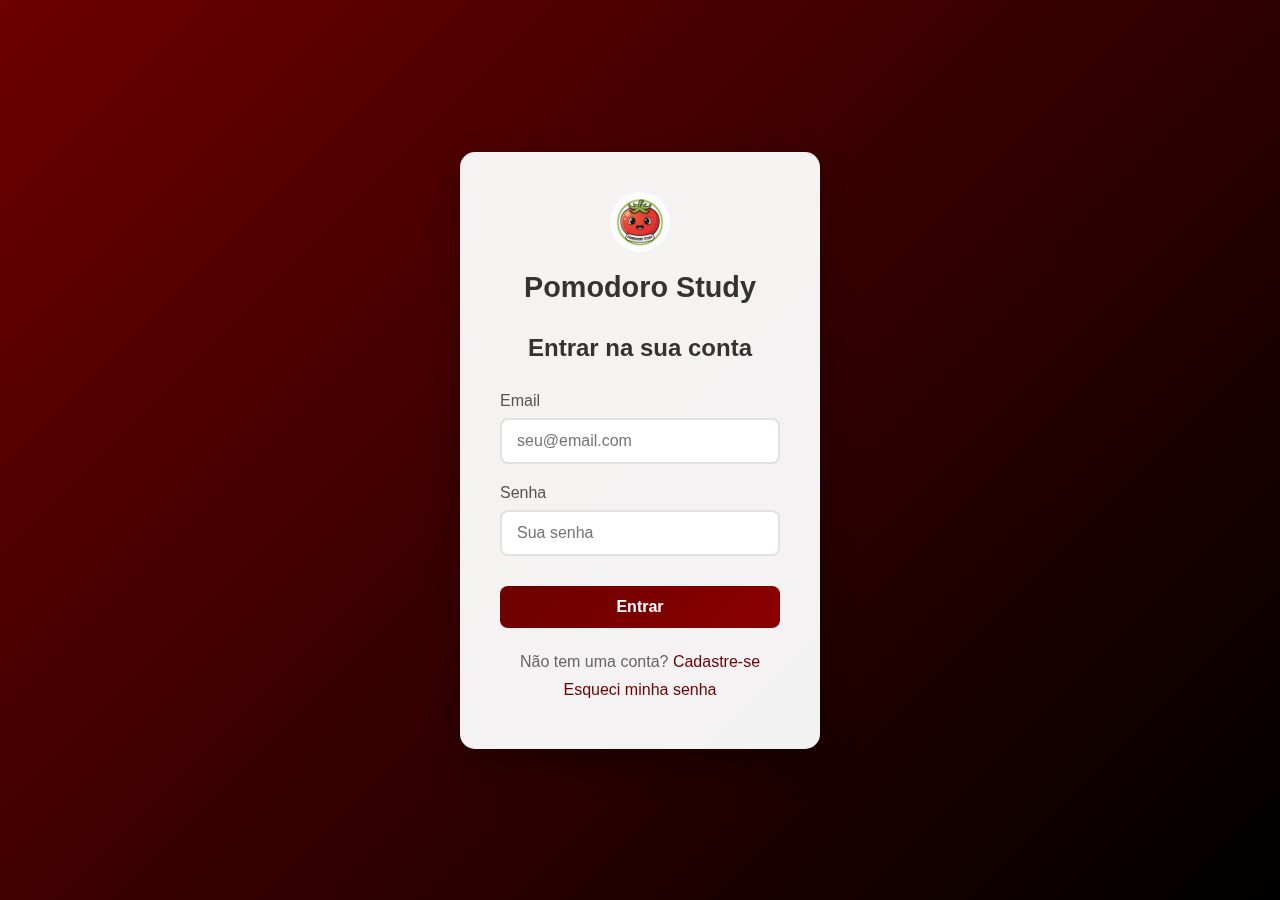
<file: index.html>
<!DOCTYPE html>
<html lang="pt-BR">
<head>
    <meta charset="UTF-8">
    <meta name="viewport" content="width=device-width, initial-scale=1.0">
    <title>Pomodoro Study - Home</title>
    <link rel="icon" href="assets/logo.png" type="image/png">
    <link rel="stylesheet" href="css/style.css">
    <link rel="stylesheet" href="css/home.css">
</head>
<body>
    <!-- Sidebar -->
    <div class="barra-lateral">
        <div class="topo-barra-lateral">
            <div class="icone-barra-lateral ativo" id="botao-home">
                <svg viewBox="0 0 24 24">
                    <path d="M10 20v-6h4v6h5v-8h3L12 3 2 12h3v8z"/>
                </svg>
            </div>
            <div class="icone-barra-lateral" id="botao-anotacoes">
                <svg viewBox="0 0 24 24">
                    <path d="M14,2H6A2,2 0 0,0 4,4V20A2,2 0 0,0 6,22H18A2,2 0 0,0 20,20V8L14,2M18,20H6V4H13V9H18V20Z"/>
                </svg>
            </div>
            <div class="icone-barra-lateral" id="botao-cronometro">
                <svg viewBox="0 0 24 24">
                    <path d="M12,2A10,10 0 0,0 2,12A10,10 0 0,0 12,22A10,10 0 0,0 22,12A10,10 0 0,0 12,2M16.2,16.2L11,13V7H12.5V12.2L17,14.7L16.2,16.2Z"/>
                </svg>
            </div>
        </div>
        <div class="base-barra-lateral">
            <div class="icone-barra-lateral" id="botao-conta">
                <svg viewBox="0 0 24 24">
                    <path d="M12,4A4,4 0 0,1 16,8A4,4 0 0,1 12,12A4,4 0 0,1 8,8A4,4 0 0,1 12,4M12,14C16.42,14 20,15.79 20,18V20H4V18C4,15.79 7.58,14 12,14Z"/>
                </svg>
            </div>
        </div>
    </div>

    <!-- Resto do código permanece IGUAL -->
    <!-- ... -->

    <!-- Conteúdo Principal -->
    <div class="conteudo-principal">
        <div class="cabecalho">
    <div class="container-logo">
        <img src="assets/logo.png" alt="Pomodoro Study Logo" class="logo">
        <h1>Pomodoro Study</h1>
    </div>
    <div class="container-direita">
        <!-- O nome do usuário será inserido aqui pelo JavaScript -->
        <button class="alternador-tema" id="alternador-tema">🌙</button>
    </div>
</div>

        <!-- Conteúdo da Home -->
        <div class="conteudo-pagina">
            <div class="pagina-home">
                <h2 style="margin: 20px 0px;">Minha Rotina de Estudos</h2>
                <div class="grade-semanal">
                    <div class="coluna-dia">
                        <h3>Segunda</h3>
                        <div class="item-materia" draggable="true">Matemática (2 ciclos)</div>
                    </div>
                    <div class="coluna-dia">
                        <h3>Terça</h3>
                        <div class="item-materia" draggable="true">Português (3 ciclos)</div>
                    </div>
                    <div class="coluna-dia">
                        <h3>Quarta</h3>
                        <div class="item-materia" draggable="true">História (2 ciclos)</div>
                    </div>
                    <div class="coluna-dia">
                        <h3>Quinta</h3>
                        <div class="item-materia" draggable="true">Geografia (2 ciclos)</div>
                    </div>
                    <div class="coluna-dia">
                        <h3>Sexta</h3>
                        <div class="item-materia" draggable="true">Biologia (3 ciclos)</div>
                    </div>
                    <div class="coluna-dia">
                        <h3>Sábado</h3>
                        <div class="item-materia" draggable="true">Química (2 ciclos)</div>
                    </div>
                    <div class="coluna-dia">
                        <h3>Domingo</h3>
                        <div class="item-materia" draggable="true">Física (2 ciclos)</div>
                    </div>
                </div>
            </div>
        </div>

        <!-- Footer -->
        <footer class="rodape">
            <div class="secao-rodape">
                <h3>Empresa</h3>
                <ul>
                    <li><a href="#">Sobre nós</a></li>
                    <li><a href="#">Nossos serviços</a></li>
                    <li><a href="#">Programa de afiliados</a></li>
                    <li><a href="#">Política de privacidade</a></li>
                </ul>
            </div>
            
            <div class="secao-rodape">
                <h3>Obter Ajuda</h3>
                <ul>
                    <li><a href="#">Sugestões</a></li>
                    <li><a href="#">Contato / Suporte</a></li>
                    <li><a href="#">Perguntas frequentes (FAQ)</a></li>
                </ul>
            </div>
            
            <div class="secao-rodape">
                <h3>Redes Sociais</h3>
                <ul>
                    <li><a href="#">Facebook</a></li>
                    <li><a href="#">Instagram</a></li>
                    <li><a href="#">Twitter</a></li>
                    <li><a href="#">YouTube</a></li>
                </ul>
            </div>
        </footer>
    </div>

    <script src="js/jsonDatabase.js"></script>

    <script src="js/script.js"></script>
    <script src="js/home.js"></script>
</body>
</html>
</file>
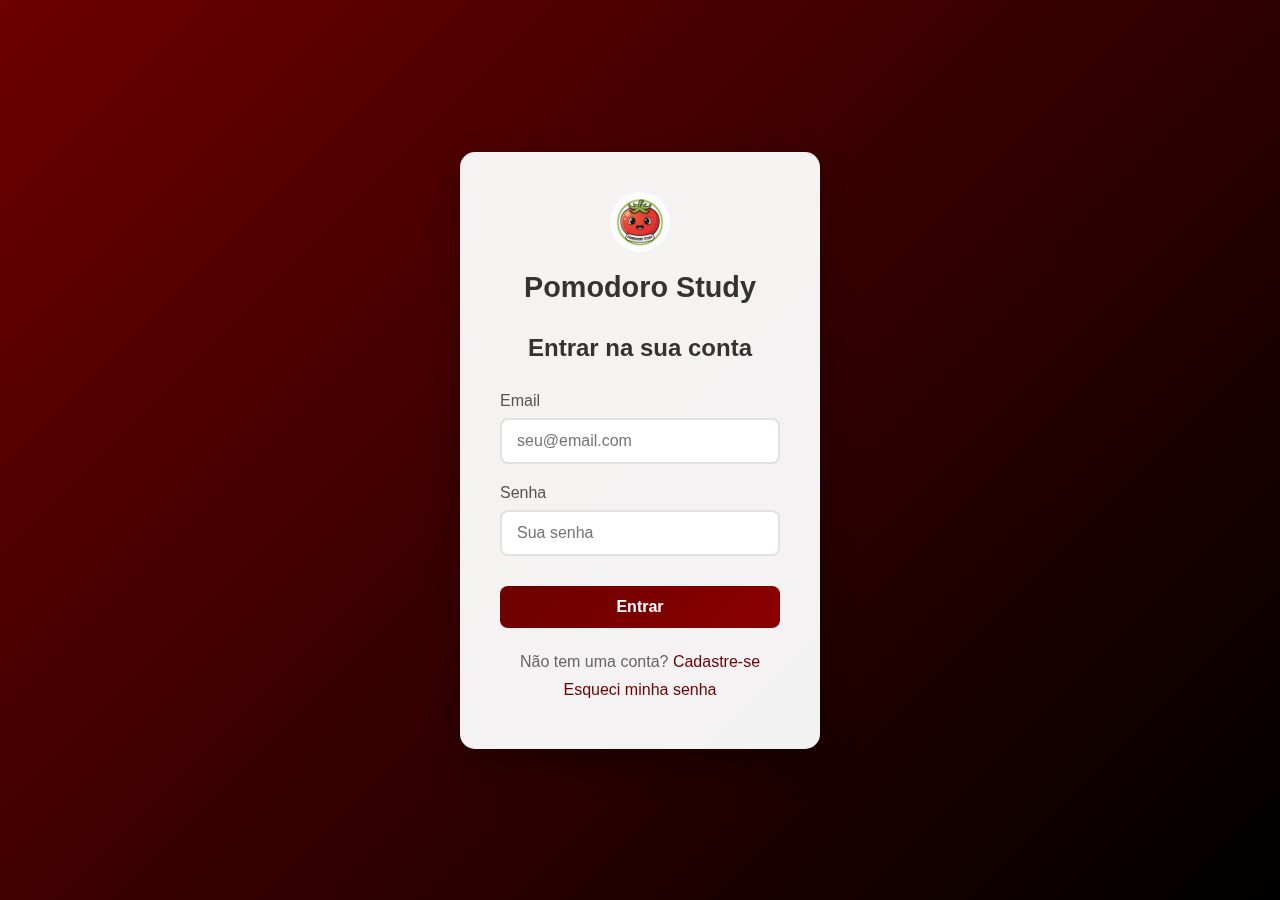
<file: anotacoes.html>
<!DOCTYPE html>
<html lang="pt-BR">
<head>
    <meta charset="UTF-8">
    <meta name="viewport" content="width=device-width, initial-scale=1.0">
    <title>Pomodoro Study - Anotações</title>
    <link rel="icon" href="assets/logo.png" type="image/png">
    <link rel="stylesheet" href="css/style.css">
    <link rel="stylesheet" href="css/anotacoes.css">
</head>
<body>
    <!-- Sidebar -->
    <div class="barra-lateral">
        <div class="topo-barra-lateral">
            <div class="icone-barra-lateral" id="botao-home">
                <svg viewBox="0 0 24 24">
                    <path d="M10 20v-6h4v6h5v-8h3L12 3 2 12h3v8z"/>
                </svg>
            </div>
            <div class="icone-barra-lateral ativo" id="botao-anotacoes">
                <svg viewBox="0 0 24 24">
                    <path d="M14,2H6A2,2 0 0,0 4,4V20A2,2 0 0,0 6,22H18A2,2 0 0,0 20,20V8L14,2M18,20H6V4H13V9H18V20Z"/>
                </svg>
            </div>
            <div class="icone-barra-lateral" id="botao-cronometro">
                <svg viewBox="0 0 24 24">
                    <path d="M12,2A10,10 0 0,0 2,12A10,10 0 0,0 12,22A10,10 0 0,0 22,12A10,10 0 0,0 12,2M16.2,16.2L11,13V7H12.5V12.2L17,14.7L16.2,16.2Z"/>
                </svg>
            </div>
        </div>
        <div class="base-barra-lateral">
            <div class="icone-barra-lateral" id="botao-conta">
                <svg viewBox="0 0 24 24">
                    <path d="M12,4A4,4 0 0,1 16,8A4,4 0 0,1 12,12A4,4 0 0,1 8,8A4,4 0 0,1 12,4M12,14C16.42,14 20,15.79 20,18V20H4V18C4,15.79 7.58,14 12,14Z"/>
                </svg>
            </div>
        </div>
    </div>

    <!-- Resto do código permanece IGUAL -->
    <!-- ... -->

    <!-- Conteúdo Principal -->
    <div class="conteudo-principal">
        <div class="cabecalho">
    <div class="container-logo">
        <img src="assets/logo.png" alt="Pomodoro Study Logo" class="logo">
        <h1>Pomodoro Study</h1>
    </div>
    <div class="container-direita">
        <!-- O nome do usuário será inserido aqui pelo JavaScript -->
        <button class="alternador-tema" id="alternador-tema">🌙</button>
    </div>
</div>

        <!-- Conteúdo de Anotações -->
        <div class="conteudo-pagina">
            <div class="pagina-anotacoes">
                <div class="cabecalho-anotacoes">
                    <h2 id="materia-atual">Matemática</h2>
                </div>
                
                <div class="adicionar-anotacao">
                    <input type="text" id="nova-anotacao" placeholder="Adicionar nova tarefa...">
                    <button id="botao-adicionar-anotacao">Adicionar</button>
                </div>
                
                <div class="container-anotacoes" id="container-anotacoes">
                    <div class="item-anotacao">
                        <span class="excluir-anotacao">✕</span>
                        <span>Estude geometria espacial com "Sandro Curió"</span>
                    </div>
                    <div class="item-anotacao">
                        <span class="excluir-anotacao">✕</span>
                        <span>Estude divisão de números com vírgula</span>
                    </div>
                    <div class="item-anotacao">
                        <span class="excluir-anotacao">✕</span>
                        <span>Estude Bhaskara com "Gis com Giz" em suas plataformas digitais</span>
                    </div>
                </div>
                
                <div class="seletor-materia">
                    <button class="botao-materia ativo" data-materia="Matemática">Matemática</button>
                    <button class="botao-materia" data-materia="Português">Português</button>
                    <button class="botao-materia" data-materia="História">História</button>
                    <button class="botao-materia" data-materia="Geografia">Geografia</button>
                </div>
            </div>
        </div>

        <!-- Footer -->
        <footer class="rodape">
            <div class="secao-rodape">
                <h3>Empresa</h3>
                <ul>
                    <li><a href="#">Sobre nós</a></li>
                    <li><a href="#">Nossos serviços</a></li>
                    <li><a href="#">Programa de afiliados</a></li>
                    <li><a href="#">Política de privacidade</a></li>
                </ul>
            </div>
            
            <div class="secao-rodape">
                <h3>Obter Ajuda</h3>
                <ul>
                    <li><a href="#">Sugestões</a></li>
                    <li><a href="#">Contato / Suporte</a></li>
                    <li><a href="#">Perguntas frequentes (FAQ)</a></li>
                </ul>
            </div>
            
            <div class="secao-rodape">
                <h3>Redes Sociais</h3>
                <ul>
                    <li><a href="#">Facebook</a></li>
                    <li><a href="#">Instagram</a></li>
                    <li><a href="#">Twitter</a></li>
                    <li><a href="#">YouTube</a></li>
                </ul>
            </div>
        </footer>
    </div>

    <script src="js/jsonDatabase.js"></script>

    <script src="js/script.js"></script>
    <script src="js/anotacoes.js"></script>
</body>
</html>
</file>
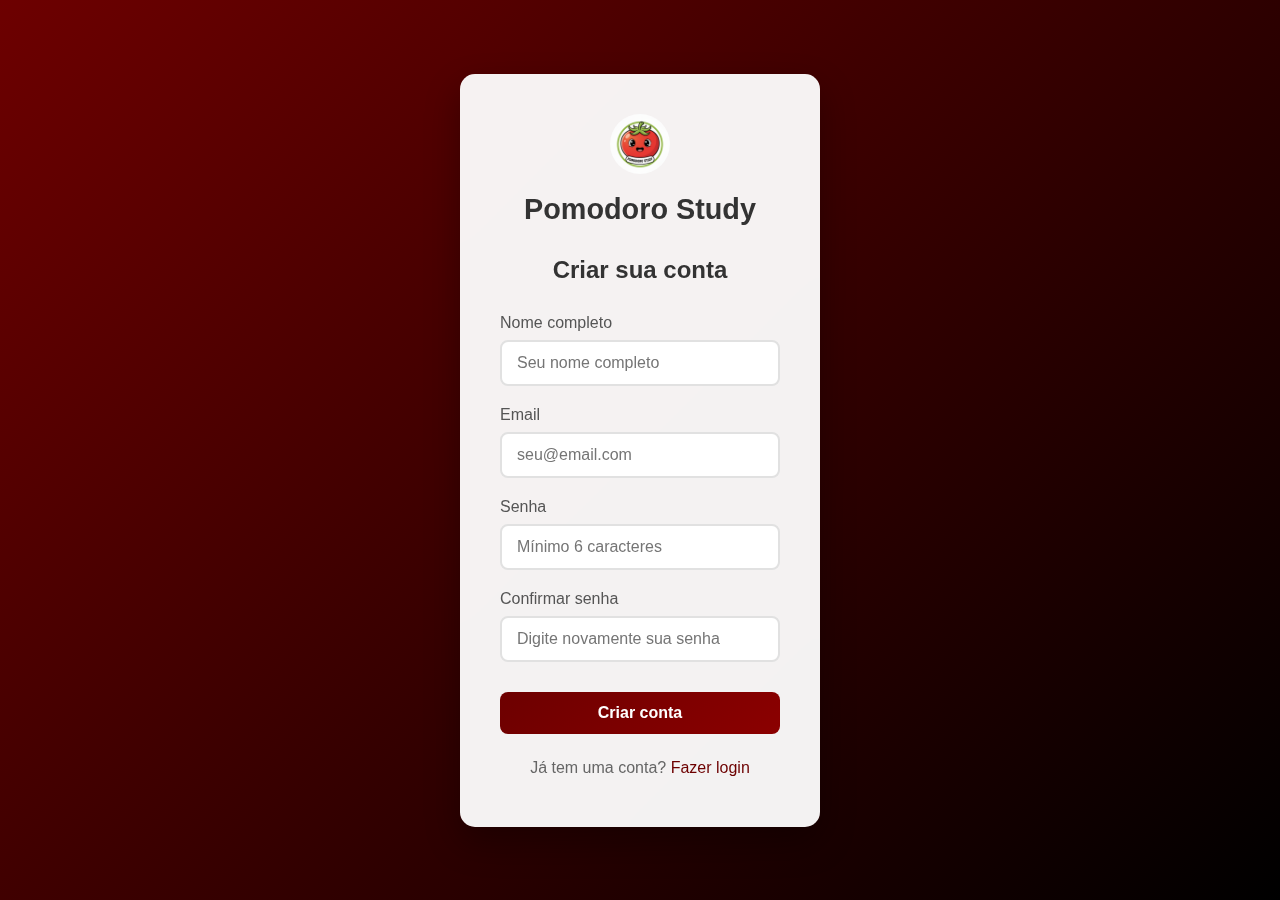
<file: cadastro.html>
<!DOCTYPE html>
<html lang="pt-BR">
<head>
    <meta charset="UTF-8">
    <meta name="viewport" content="width=device-width, initial-scale=1.0">
    <title>Pomodoro Study - Cadastro</title>
    <link rel="icon" href="assets/logo.png" type="image/png">
    <link rel="stylesheet" href="css/style.css">
    <link rel="stylesheet" href="css/login.css">
</head>
<body class="pagina-login">
    <div class="container-login">
        <div class="card-login">
            <div class="logo-login">
                <img src="assets/logo.png" alt="Pomodoro Study Logo">
                <h1>Pomodoro Study</h1>
            </div>
            
            <form id="form-cadastro" class="form-login">
                <h2>Criar sua conta</h2>
                
                <div class="campo-form">
                    <label for="nome-cadastro">Nome completo</label>
                    <input type="text" id="nome-cadastro" name="nome" required placeholder="Seu nome completo">
                </div>
                
                <div class="campo-form">
                    <label for="email-cadastro">Email</label>
                    <input type="email" id="email-cadastro" name="email" required placeholder="seu@email.com">
                </div>
                
                <div class="campo-form">
                    <label for="senha-cadastro">Senha</label>
                    <input type="password" id="senha-cadastro" name="senha" required placeholder="Mínimo 6 caracteres" minlength="6">
                </div>
                
                <div class="campo-form">
                    <label for="confirmar-senha">Confirmar senha</label>
                    <input type="password" id="confirmar-senha" name="confirmar_senha" required placeholder="Digite novamente sua senha">
                </div>
                
                <button type="submit" class="botao-principal">Criar conta</button>
                
                <div class="links-login">
                    <p>Já tem uma conta? <a href="login.html" id="link-login">Fazer login</a></p>
                </div>
            </form>
            
            <div id="mensagem-erro" class="mensagem-erro" style="display: none;"></div>
        </div>
    </div>

    <script src="js/jsonDatabase.js"></script>

    <script src="js/cadastro.js"></script>
</body>
</html>
</file>
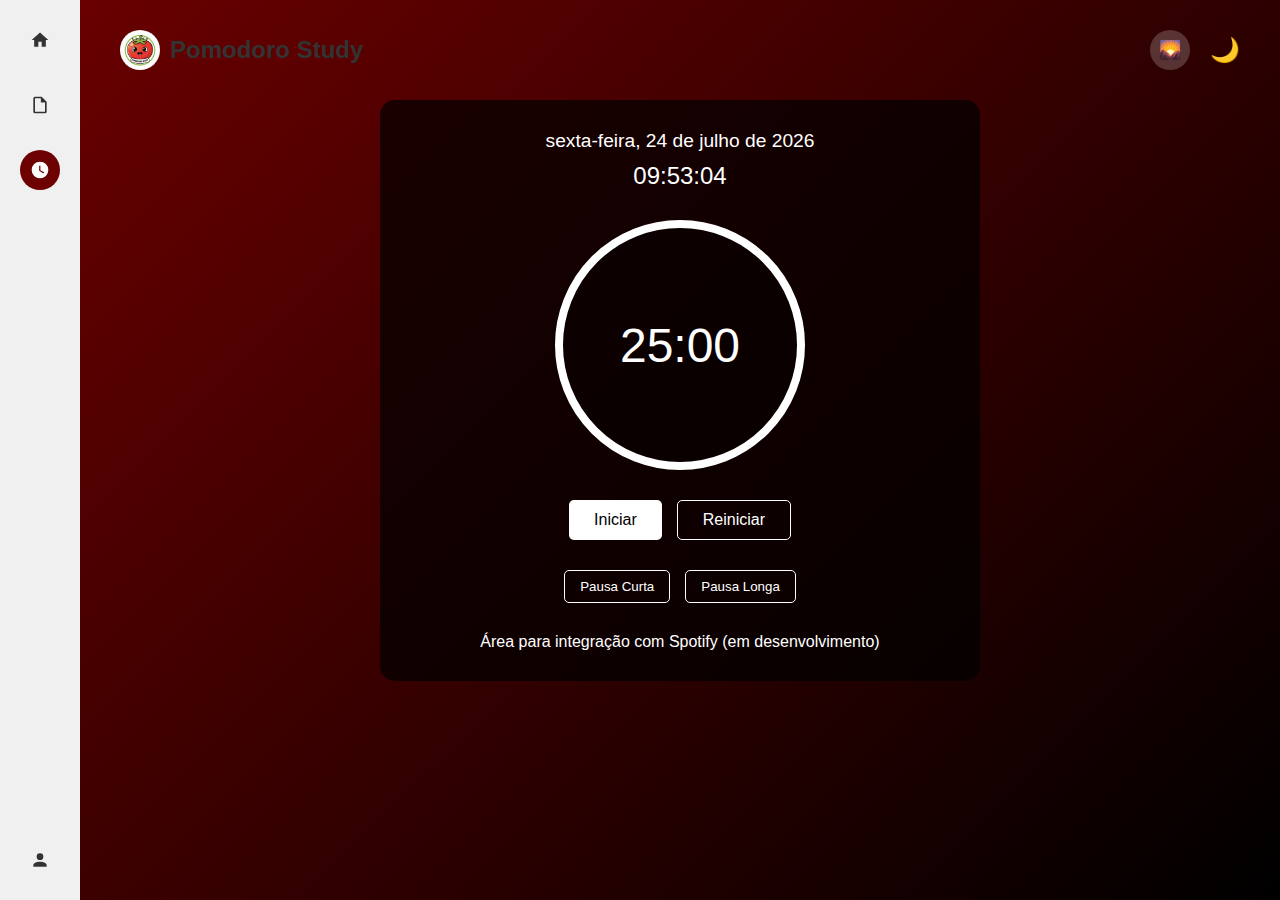
<file: cronometro.html>
<!DOCTYPE html>
<html lang="pt-BR">
<head>
    <meta charset="UTF-8">
    <meta name="viewport" content="width=device-width, initial-scale=1.0">
    <title>Pomodoro Study - Cronômetro</title>
    <link rel="icon" href="assets/logo.png" type="image/png">
    <link rel="stylesheet" href="css/style.css">
    <link rel="stylesheet" href="css/cronometro.css">
</head>
<body>
    <!-- Sidebar -->
    <div class="barra-lateral">
        <div class="topo-barra-lateral">
            <div class="icone-barra-lateral" id="botao-home">
                <svg viewBox="0 0 24 24">
                    <path d="M10 20v-6h4v6h5v-8h3L12 3 2 12h3v8z"/>
                </svg>
            </div>
            <div class="icone-barra-lateral" id="botao-anotacoes">
                <svg viewBox="0 0 24 24">
                    <path d="M14,2H6A2,2 0 0,0 4,4V20A2,2 0 0,0 6,22H18A2,2 0 0,0 20,20V8L14,2M18,20H6V4H13V9H18V20Z"/>
                </svg>
            </div>
            <div class="icone-barra-lateral ativo" id="botao-cronometro">
                <svg viewBox="0 0 24 24">
                    <path d="M12,2A10,10 0 0,0 2,12A10,10 0 0,0 12,22A10,10 0 0,0 22,12A10,10 0 0,0 12,2M16.2,16.2L11,13V7H12.5V12.2L17,14.7L16.2,16.2Z"/>
                </svg>
            </div>
        </div>
        <div class="base-barra-lateral">
            <div class="icone-barra-lateral" id="botao-conta">
                <svg viewBox="0 0 24 24">
                    <path d="M12,4A4,4 0 0,1 16,8A4,4 0 0,1 12,12A4,4 0 0,1 8,8A4,4 0 0,1 12,4M12,14C16.42,14 20,15.79 20,18V20H4V18C4,15.79 7.58,14 12,14Z"/>
                </svg>
            </div>
        </div>
    </div>

    <!-- Resto do código permanece IGUAL -->
    <!-- ... -->

    <!-- Conteúdo Principal -->
    <div class="conteudo-principal">
        <div class="cabecalho">
    <div class="container-logo">
        <img src="assets/logo.png" alt="Pomodoro Study Logo" class="logo">
        <h1>Pomodoro Study</h1>
    </div>
    <!-- No cronometro.html, dentro do .container-direita: -->
    <div class="container-direita">
        <!-- O nome do usuário será inserido aqui pelo JavaScript -->
        <button class="trocar-fundo" id="trocar-fundo">🌄</button>
        <button class="alternador-tema" id="alternador-tema">🌙</button>
    </div>
</div>

        <!-- Conteúdo do Cronômetro -->
        <div class="conteudo-pagina">
            <div class="pagina-cronometro">
                <div class="data-cronometro" id="data-atual">Terça, 26 de Agosto de 2025</div>
                <div class="relogio-cronometro" id="hora-atual">13:34:19</div>
                
                <div class="circulo-cronometro" id="circulo-cronometro">
                    <span id="display-cronometro">25:00</span>
                </div>
                
                <div class="controles-cronometro">
                    <button class="botao-cronometro botao-iniciar" id="botao-iniciar">Iniciar</button>
                    <button class="botao-cronometro botao-reiniciar" id="botao-reiniciar">Reiniciar</button>
                </div>
                
                <div class="controles-pausa">
                    <button class="botao-pausa" id="pausa-curta">Pausa Curta</button>
                    <button class="botao-pausa" id="pausa-longa">Pausa Longa</button>
                </div>
                
                <div class="player-musica">
                    <p>Área para integração com Spotify (em desenvolvimento)</p>
                </div>
            </div>
        </div>
    </div>

    <script src="js/jsonDatabase.js"></script>

    <script src="js/script.js"></script>
    <script src="js/cronometro.js"></script>
</body>
</html>
</file>
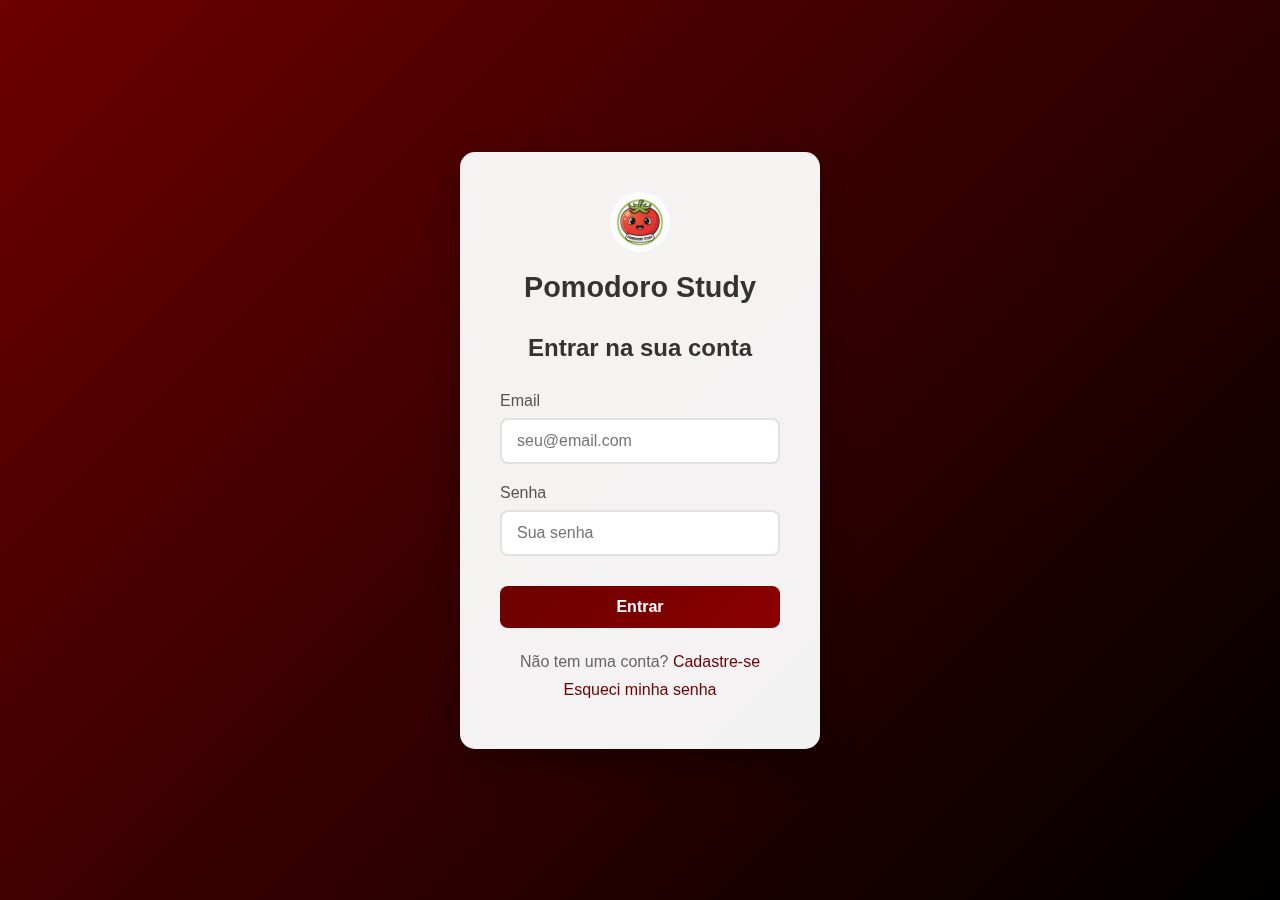
<file: login.html>
<!DOCTYPE html>
<html lang="pt-BR">
<head>
    <meta charset="UTF-8">
    <meta name="viewport" content="width=device-width, initial-scale=1.0">
    <title>Pomodoro Study - Login</title>
    <link rel="icon" href="assets/logo.png" type="image/png">
    <link rel="stylesheet" href="css/style.css">
    <link rel="stylesheet" href="css/login.css">
</head>
<body class="pagina-login">
    <div class="container-login">
        <div class="card-login">
            <div class="logo-login">
                <img src="assets/logo.png" alt="Pomodoro Study Logo">
                <h1>Pomodoro Study</h1>
            </div>
            
            <form id="form-login" class="form-login">
                <h2>Entrar na sua conta</h2>
                
                <div class="campo-form">
                    <label for="email">Email</label>
                    <input type="email" id="email" name="email" required placeholder="seu@email.com">
                </div>
                
                <div class="campo-form">
                    <label for="senha">Senha</label>
                    <input type="password" id="senha" name="senha" required placeholder="Sua senha">
                </div>
                
                <button type="submit" class="botao-principal">Entrar</button>
                
                <div class="links-login">
                    <p>Não tem uma conta? <a href="cadastro.html" id="link-cadastro">Cadastre-se</a></p>
                    <p><a href="#" id="link-esqueci-senha">Esqueci minha senha</a></p>
                </div>
            </form>
            
            <div id="mensagem-erro" class="mensagem-erro" style="display: none;"></div>
        </div>
    </div>

    <script src="js/jsonDatabase.js"></script>

    <script src="js/login.js"></script>
</body>
</html>
</file>
<file: css/style.css>
/* CSS Padrão (comum a todas as páginas) */
:root {
    --cor-fundo-primaria: #ffffff;
    --cor-fundo-secundaria: #f5f5f5;
    --cor-texto-primaria: #333333;
    --cor-texto-secundaria: #666666;
    --cor-destaque: rgb(109, 0, 0);
    --cor-fundo-barra-lateral: #f0f0f0;
    --cor-borda: #e0e0e0;
}

.tema-escuro {
    --cor-fundo-primaria: #1a1a1a;
    --cor-fundo-secundaria: #2d2d2d;
    --cor-texto-primaria: #f5f5f5;
    --cor-texto-secundaria: #cccccc;
    --cor-destaque: rgb(255, 0, 0);
    --cor-fundo-barra-lateral: #252525;
    --cor-borda: #404040;
}

* {
    margin: 0;
    padding: 0;
    box-sizing: border-box;
    font-family: 'Segoe UI', Tahoma, Geneva, Verdana, sans-serif;
    transition: background-color 0.3s, color 0.3s;
}

body {
    background-color: var(--cor-fundo-primaria);
    color: var(--cor-texto-primaria);
    display: flex;
    min-height: 100vh;
}

/* Barra Lateral */
.barra-lateral {
    width: 80px;
    background-color: var(--cor-fundo-barra-lateral);
    display: flex;
    flex-direction: column;
    justify-content: space-between;
    align-items: center;
    padding: 20px 0;
    position: fixed;
    height: 100vh;
    z-index: 100;
}

.topo-barra-lateral, .base-barra-lateral {
    display: flex;
    flex-direction: column;
    align-items: center;
    gap: 25px;
}

.icone-barra-lateral {
    width: 40px;
    height: 40px;
    display: flex;
    justify-content: center;
    align-items: center;
    border-radius: 50%;
    cursor: pointer;
}

.icone-barra-lateral:hover {
    background-color: var(--cor-fundo-secundaria);
}

.icone-barra-lateral.ativo {
    background-color: var(--cor-destaque);
    color: white;
}

/* Conteúdo principal */
.conteudo-principal {
    flex: 1;
    margin-left: 80px;
    padding: 20px;
    display: flex;
    flex-direction: column;
    min-height: 100vh;
}

/* Cabeçalho */
.cabecalho {
    display: flex;
    justify-content: space-between;
    align-items: center;
    padding: 10px 20px;
    position: relative;
}

.alternador-tema {
    background: none;
    border: none;
    cursor: pointer;
    font-size: 24px;
}

/* Rodapé */
.rodape {
    background-color: var(--cor-fundo-secundaria);
    padding: 20px;
    margin-top: auto;
    display: flex;
    justify-content: space-between;
}

.secao-rodape {
    flex: 1;
}

.secao-rodape h3 {
    margin-bottom: 10px;
    color: var(--cor-texto-primaria);
}

.secao-rodape ul {
    list-style: none;
}

.secao-rodape ul li {
    margin-bottom: 5px;
}

.secao-rodape a {
    color: var(--cor-texto-secundaria);
    text-decoration: none;
}

.secao-rodape a:hover {
    text-decoration: underline;
}

/* LOGO */
.container-logo {
    display: flex;
    align-items: center;
    gap: 10px;
}

.logo {
    width: 40px;
    height: 40px;
    border-radius: 50%;
}

.cabecalho h1 {
    font-size: 1.5rem;
    margin: 0;
    color: var(--cor-texto-primaria);
}

.conteudo-pagina {
    flex: 1;
    padding: 20px;
}

/* Novos estilos para ícones SVG */
.icone-barra-lateral svg {
    width: 20px;
    height: 20px;
    fill: currentColor;
}

.icone-barra-lateral {
    width: 40px;
    height: 40px;
    display: flex;
    justify-content: center;
    align-items: center;
    border-radius: 50%;
    cursor: pointer;
    color: var(--cor-texto-primaria);
}

.icone-barra-lateral.ativo {
    background-color: var(--cor-destaque);
    color: white;
}

.icone-barra-lateral.ativo svg {
    fill: white;
}

/* Estilo para o nome do usuário logado */
.usuario-logado {
    color: var(--cor-texto-secundaria);
    font-size: 14px;
    font-weight: 500;
    margin-right: 15px;
    white-space: nowrap;
}

/* Ajuste no cabeçalho para alinhar os elementos */
.cabecalho {
    display: flex;
    justify-content: space-between;
    align-items: center;
    padding: 10px 20px;
    position: relative;
}

/* Container para os elementos da direita (usuário + tema) */
.container-direita {
    display: flex;
    align-items: center;
    gap: 15px;
}
</file>
<file: css/home.css>
/* Estilo para a página Home */
.pagina-home {
    display: block;
}

.grade-semanal {
    display: grid;
    grid-template-columns: repeat(7, 1fr);
    gap: 15px;
    margin-bottom: 30px;
}

.coluna-dia {
    background-color: var(--cor-fundo-secundaria);
    border-radius: 8px;
    padding: 15px;
    min-height: 300px;
}

.coluna-dia h3 {
    text-align: center;
    margin-bottom: 15px;
    padding-bottom: 10px;
    border-bottom: 1px solid var(--cor-borda);
}

.item-materia {
    background-color: var(--cor-fundo-primaria);
    padding: 10px;
    border-radius: 5px;
    margin-bottom: 10px;
    cursor: move;
    border-left: 4px solid var(--cor-destaque);
}

.item-materia.arrastando {
    opacity: 0.5;
}

/* ADICIONAR ao home.css */
.item-materia {
    background-color: var(--cor-fundo-primaria);
    padding: 10px;
    border-radius: 5px;
    margin-bottom: 10px;
    cursor: move;
    border-left: 4px solid var(--cor-destaque);
    display: flex;
    justify-content: space-between;
    align-items: center;
}

.botao-excluir {
    background: none;
    border: none;
    cursor: pointer;
    padding: 5px;
    border-radius: 3px;
    opacity: 0.7;
    transition: opacity 0.3s;
}

.botao-excluir:hover {
    opacity: 1;
    background-color: rgba(255, 0, 0, 0.1);
}

.botao-excluir svg {
    width: 16px;
    height: 16px;
    fill: #ff4444;
}

.texto-materia {
    flex: 1;
    margin-right: 10px;
}
</file>
<file: css/anotacoes.css>
/* Estilo para a página Anotações */
.pagina-anotacoes {
    display: block;
}

.cabecalho-anotacoes {
    text-align: center;
    margin-bottom: 20px;
}

.container-anotacoes {
    background-color: var(--cor-fundo-secundaria);
    border-radius: 8px;
    padding: 20px;
    max-height: 400px;
    max-width: 800px;
    overflow-y: auto;
    margin-bottom: 20px;
    margin-left: auto;
    margin-right: auto;
    display: block;
}

.item-anotacao {
    display: flex;
    align-items: center;
    margin-bottom: 10px;
    padding: 10px;
    background-color: var(--cor-fundo-primaria);
    border-radius: 5px;
}

.excluir-anotacao {
    color: red;
    margin-right: 10px;
    cursor: pointer;
}

.adicionar-anotacao {
    display: flex;
    margin-bottom: 20px;
}

.adicionar-anotacao input {
    flex: 1;
    padding: 10px;
    border: 1px solid var(--cor-borda);
    border-radius: 5px 0 0 5px;
    background-color: var(--cor-fundo-primaria);
    color: var(--cor-texto-primaria);
}

.adicionar-anotacao button {
    padding: 10px 15px;
    background-color: var(--cor-destaque);
    color: white;
    border: none;
    border-radius: 0 5px 5px 0;
    cursor: pointer;
}

.seletor-materia {
    display: flex;
    justify-content: center;
    gap: 10px;
}

.botao-materia {
    padding: 8px 15px;
    background-color: var(--cor-fundo-secundaria);
    border: none;
    border-radius: 5px;
    cursor: pointer;
    color: gray;
}

.botao-materia.ativo {
    background-color: var(--cor-destaque);
    color: rgb(0, 255, 55);
}
</file>
<file: css/login.css>
/* Estilo para páginas de login e cadastro */
.pagina-login {
    background: linear-gradient(135deg, rgb(109, 0, 0) 0%, black 100%);
    display: flex;
    align-items: center;
    justify-content: center;
    min-height: 100vh;
    margin: 0;
}

.container-login {
    width: 100%;
    max-width: 400px;
    padding: 20px;
}

.card-login {
    background: rgba(255, 255, 255, 0.95);
    border-radius: 15px;
    padding: 40px;
    box-shadow: 0 15px 35px rgba(0, 0, 0, 0.3);
    backdrop-filter: blur(10px);
}

.logo-login {
    text-align: center;
    margin-bottom: 30px;
}

.logo-login img {
    width: 60px;
    height: 60px;
    border-radius: 50%;
    margin-bottom: 15px;
}

.logo-login h1 {
    color: #333;
    font-size: 1.8rem;
    margin: 0;
}

.form-login h2 {
    text-align: center;
    margin-bottom: 30px;
    color: #333;
    font-weight: 600;
}

.campo-form {
    margin-bottom: 20px;
}

.campo-form label {
    display: block;
    margin-bottom: 8px;
    color: #555;
    font-weight: 500;
}

.campo-form input {
    width: 100%;
    padding: 12px 15px;
    border: 2px solid #e1e1e1;
    border-radius: 8px;
    font-size: 16px;
    transition: border-color 0.3s;
    background: white;
}

.campo-form input:focus {
    outline: none;
    border-color: rgb(109, 0, 0);
}

.botao-principal {
    width: 100%;
    padding: 12px;
    background: linear-gradient(135deg, rgb(109, 0, 0) 0%, #8B0000 100%);
    color: white;
    border: none;
    border-radius: 8px;
    font-size: 16px;
    font-weight: 600;
    cursor: pointer;
    transition: transform 0.2s;
    margin-top: 10px;
}

.botao-principal:hover {
    transform: translateY(-2px);
}

.links-login {
    text-align: center;
    margin-top: 25px;
}

.links-login p {
    margin: 10px 0;
    color: #666;
}

.links-login a {
    color: rgb(109, 0, 0);
    text-decoration: none;
    font-weight: 500;
}

.links-login a:hover {
    text-decoration: underline;
}

.mensagem-erro {
    background: #fee;
    color: #c33;
    padding: 12px;
    border-radius: 5px;
    margin-top: 20px;
    text-align: center;
    border: 1px solid #fcc;
}

.mensagem-sucesso {
    background: #efe;
    color: #363;
    padding: 12px;
    border-radius: 5px;
    margin-top: 20px;
    text-align: center;
    border: 1px solid #cfc;
}
</file>
<file: css/cronometro.css>
/* Estilo para a página Cronômetro */
body.pagina-cronometro {
    transition: background 0.5s ease;
    background-size: cover;
    background-position: center;
    background-repeat: no-repeat;
    padding: 0;
    min-width: 100%;
}

.pagina-cronometro {
    display: block;
    text-align: center;
    background: rgba(0, 0, 0, 0.7);
    color: white;
    border-radius: 15px;
    padding: 30px;
    margin: 0 auto;
    max-width: 600px;
}

.data-cronometro {
    margin-bottom: 10px;
    font-size: 1.2rem;
}

.relogio-cronometro {
    font-size: 1.5rem;
    margin-bottom: 30px;
}

.circulo-cronometro {
    width: 250px;
    height: 250px;
    border-radius: 50%;
    border: 8px solid rgba(255, 255, 255, 0.2);
    display: flex;
    justify-content: center;
    align-items: center;
    margin: 0 auto 30px;
    font-size: 3rem;
    background-color: rgba(0, 0, 0, 0.3);
}

.controles-cronometro {
    display: flex;
    justify-content: center;
    gap: 15px;
    margin-bottom: 30px;
}

.botao-cronometro {
    padding: 10px 25px;
    border: none;
    border-radius: 5px;
    cursor: pointer;
    font-size: 1rem;
}

.botao-iniciar {
    background-color: white;
    color: black;
}

.botao-reiniciar {
    background-color: transparent;
    border: 1px solid white;
    color: white;
}

.controles-pausa {
    display: flex;
    justify-content: center;
    gap: 15px;
    margin-bottom: 30px;
}

.botao-pausa {
    padding: 8px 15px;
    background-color: transparent;
    border: 1px solid white;
    color: white;
    border-radius: 5px;
    cursor: pointer;
}

.player-musica {
    margin-top: 20px;
}

.trocar-fundo:hover {
    background-color: rgba(255, 255, 255, 0.3);
}

/* Classes para os fundos */
body.fundo-padrao {
    background: linear-gradient(135deg, rgb(109, 0, 0) 0%, black 100%) !important;
}

body.fundo-1 {
    background-image: url('../fundos/fundo1.png') !important;
}

body.fundo-2 {
    background-image: url('../fundos/fundo2.png') !important;
}

body.fundo-3 {
    background-image: url('../fundos/fundo3.png') !important;
}

body.fundo-4 {
    background-image: url('../fundos/fundo4.png') !important;
}

/* ADICIONAR ao cronometro.css */
.trocar-fundo {
    background: rgba(255, 255, 255, 0.2);
    border: none;
    border-radius: 50%;
    width: 40px;
    height: 40px;
    cursor: pointer;
    font-size: 18px;
    margin-right: 10px;
    backdrop-filter: blur(10px);
    transition: all 0.3s ease;
}

.trocar-fundo:hover {
    background: rgba(255, 255, 255, 0.3);
    transform: scale(1.1);
}

/* Ajuste o container-direita para alinhar os botões */
.container-direita {
    display: flex;
    align-items: center;
    gap: 10px;
}
</file>
